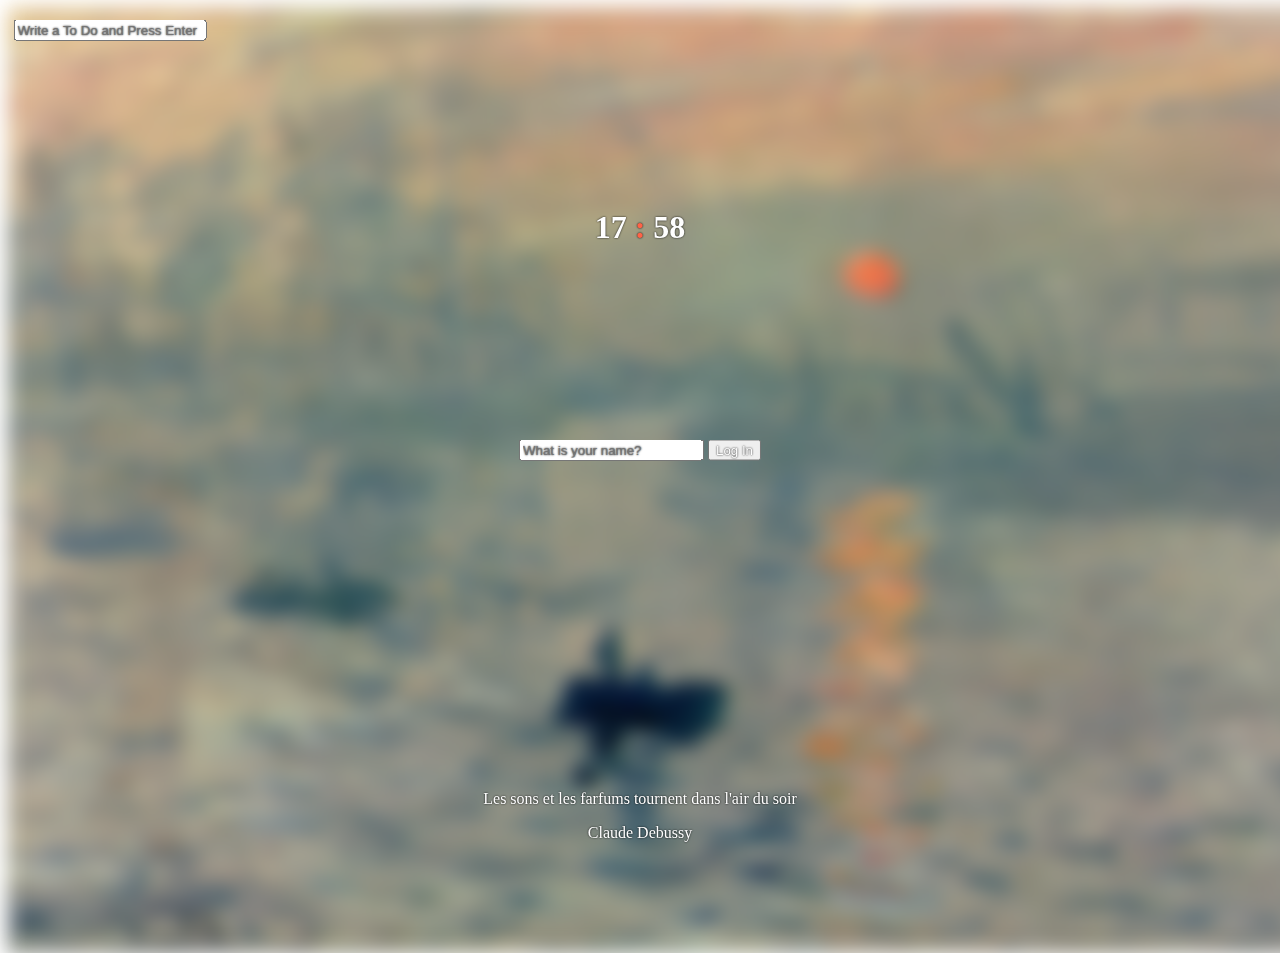
<file: index.html>
<!DOCTYPE html>
<html lang="en">
<head>
    <meta charset="UTF-8">
    <meta http-equiv="X-UA-Compatible" content="IE=edge">
    <meta name="viewport" content="width=device-width, initial-scale=1.0">
    <link rel="stylesheet" href="css/style.css">
    <title>Momentum</title>
</head>

<body>
    <div id="bg-image"></div>
    <form id="login-form" class="hidden center verticalCenter">
        <input 
        required
        maxlength="15"
        type="text"
        placeholder="What is your name?"
        />
        <button>Log In</button>
    </form>
    <h2 id="clock" class="top center">
        <span id="hour">00</span>
        <span id="colon">:</span>
        <span id="minute">00</span>
    </h2>
    <h1 id="greeting" class="hidden center verticalCenter",></h1>
    <div class="topLeft">
        <form id="todo-form">
            <input type="text" 
            placeholder="Write a To Do and Press Enter"
            required>
        </form>
        <ul id="todo-list"></ul>
    </div>
    <div class="center">
        <div id="classic" class="bottom">
            <p></p>
            <p></p>
        </div>
    </div>
    <div id="weather" class="topRight">
        <span></span>
        <span></span>
    </div>
    <script src="js/greetings.js"></script>
    <script src="js/clock.js"></script>
    <script src="js/classics.js"></script>
    <script src="js/background.js"></script>
    <script src="js/todo.js"></script>
    <script src="js/weather.js"></script>
</body>

</html>
</file>
<file: css/style.css>
.hidden {
    display: none;
}

.tomato {
    color: tomato;
}

.center {
    text-align: center;
}

.top {
    position: fixed;
    top: 200px;
    left: 50%;
    transform: translate(-50%, -50%);
    margin: 300 auto;
    font-size:xx-large;
}

.verticalCenter {
    position: fixed;
    top: 50%;
    left: 50%;
    transform: translate(-50%, -50%);
    margin: 0 auto;
}

.bottom {
    position: fixed;
    bottom: 0;
    left: 50%;
    transform: translate(-50%, -50%);
    margin: 0 auto;
}

.topLeft {
    position: fixed;
    top: 30px;
    left: 110px;
    transform: translate(-50%, -50%);
    margin: 0px auto;
    display:grid;
}

.topRight {
    position: fixed;
    top: 30px;
    right: 0px;
    transform: translate(-50%, -50%);
    margin: 0px auto;
    size:100px;
}

ul {
    position: fixed;
    margin: 30px 0px;
    padding-left: 20px;
}
#todo-list li span {
    padding-right: 7px;
}

#bg-image {
    background-position: center;
    background-repeat: no-repeat;
    background-size:cover;
    position: absolute;
    width: 105%;
    height: 105%;
    filter: blur(10px);
    z-index: -1;
} 

#todo-form input{
    width:185px;
}

* {
    color: white;
    text-shadow: black 0px 0px 2px;
}
</file>
